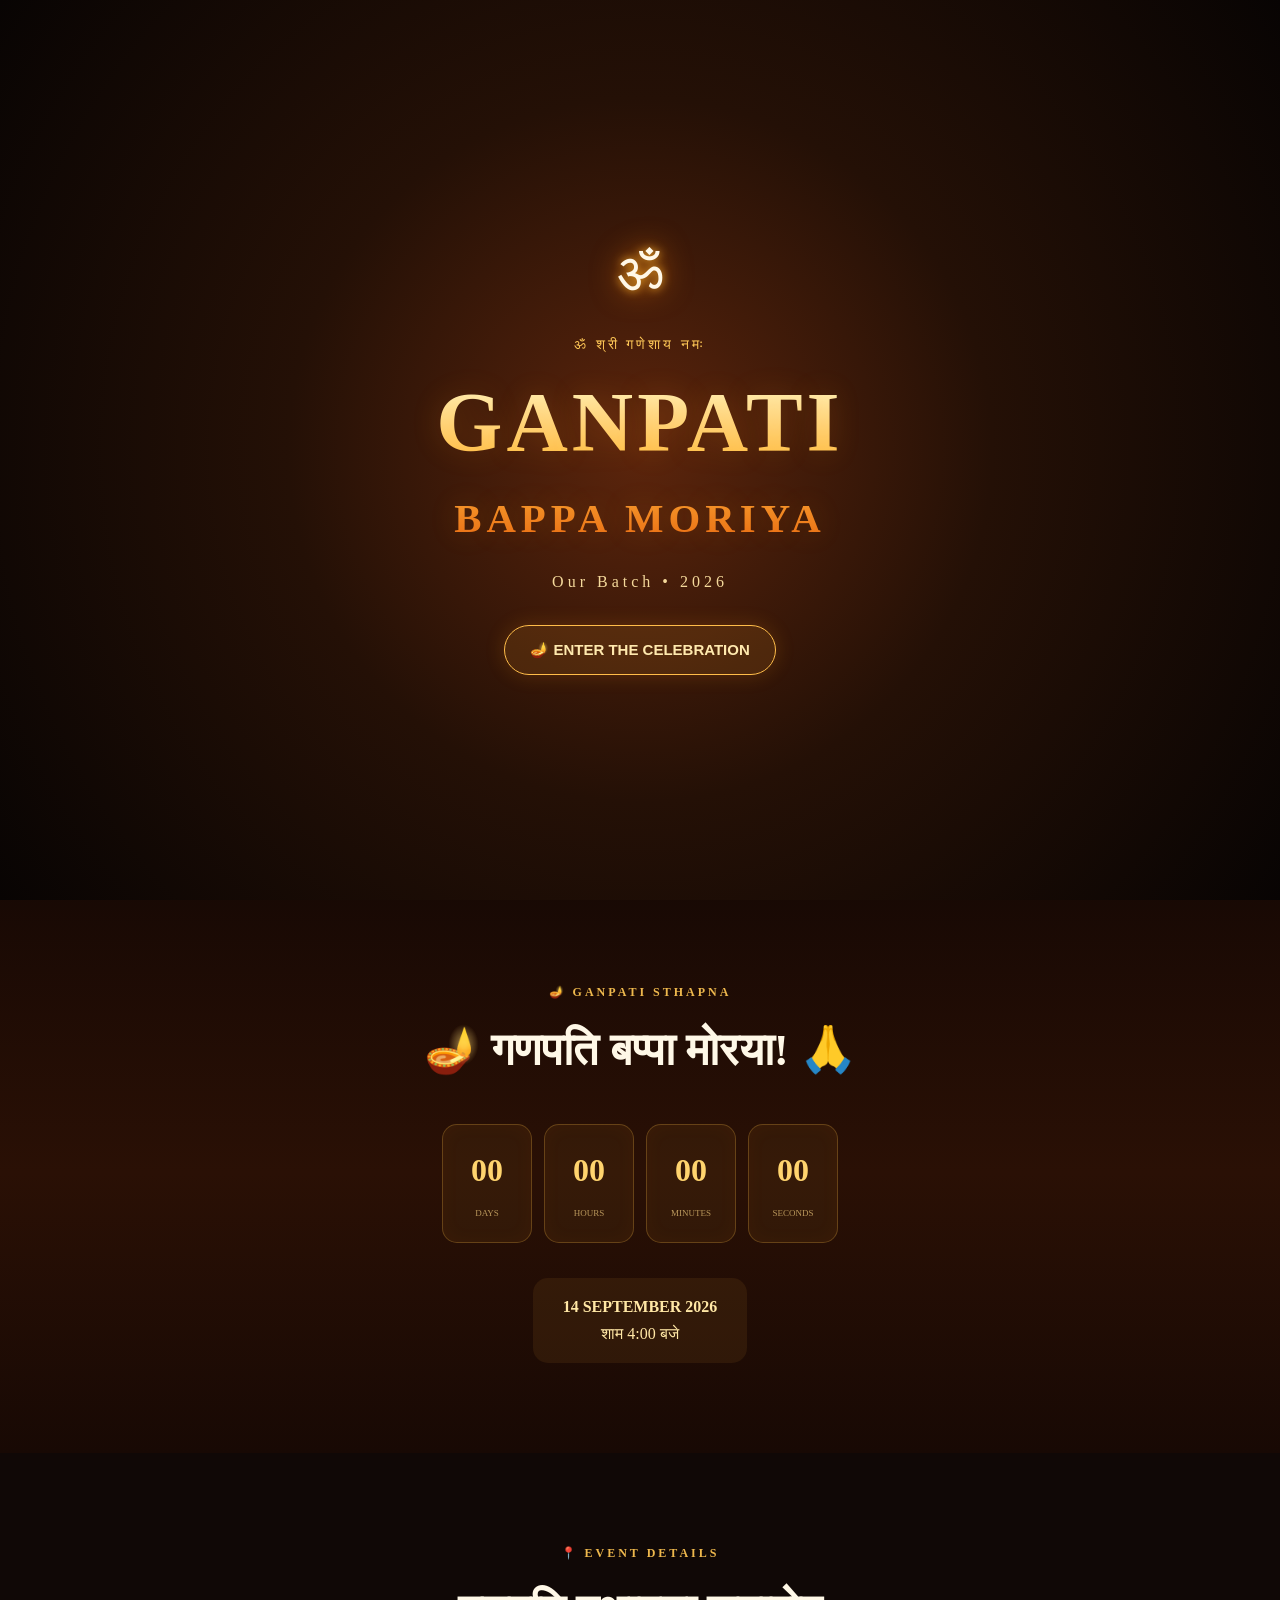
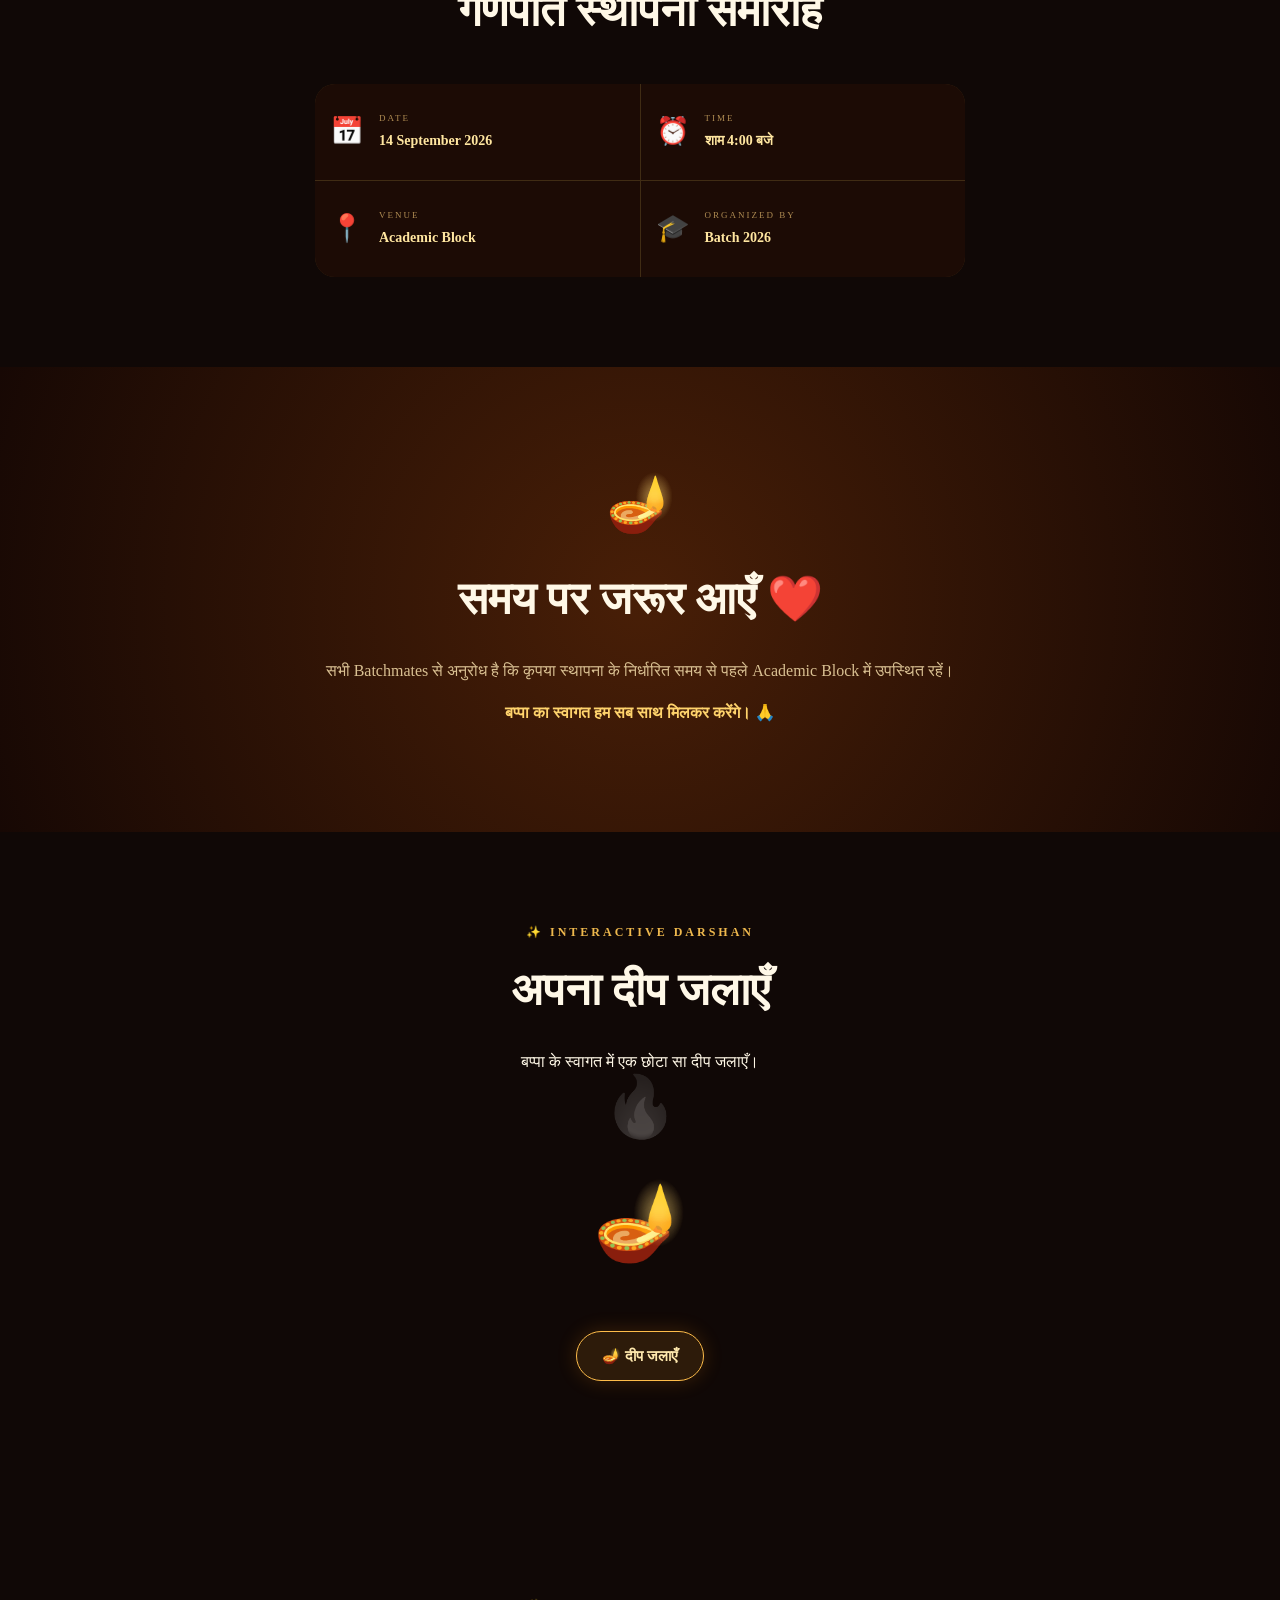
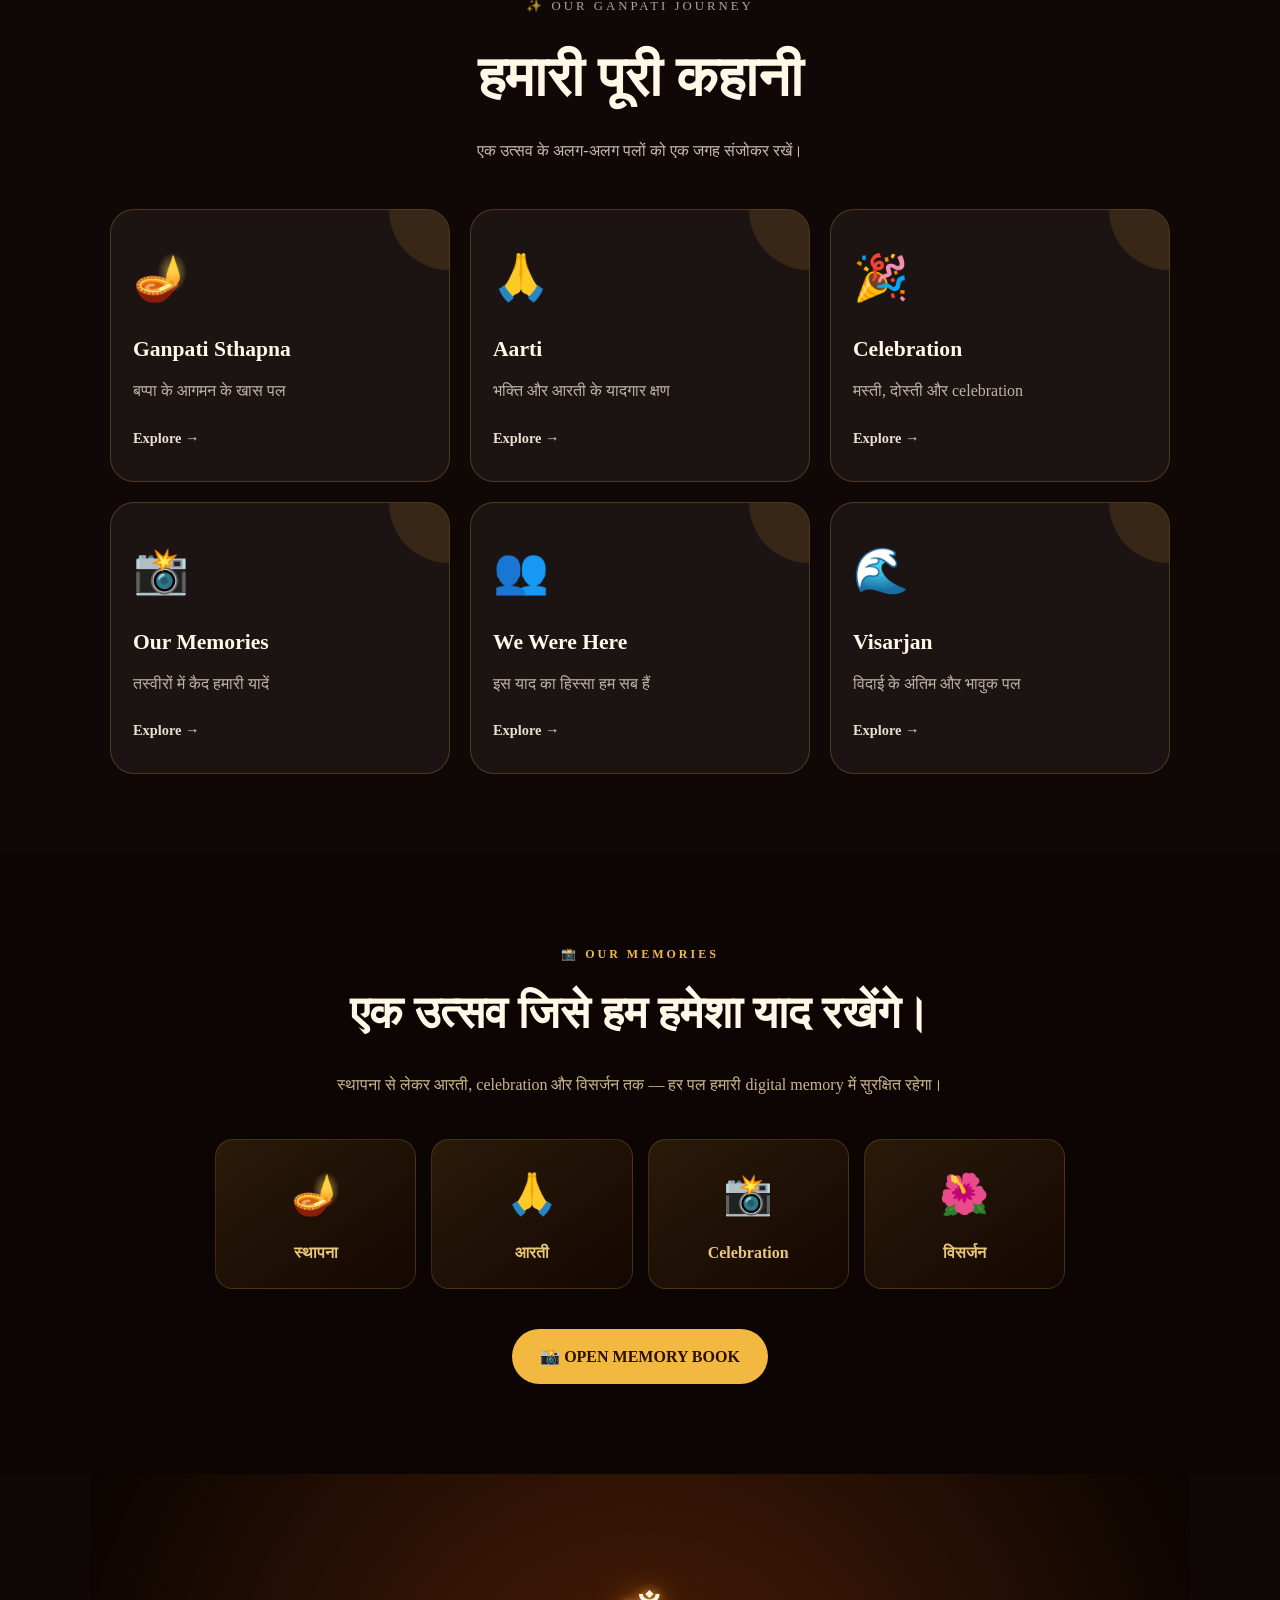
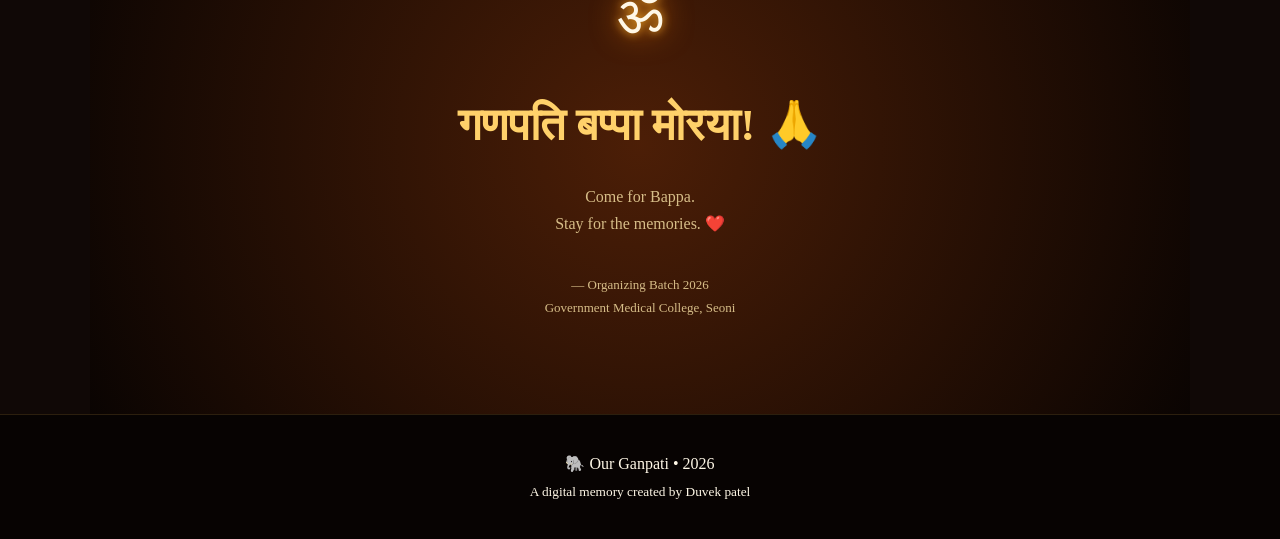
<file: index.html>
<!DOCTYPE html>
<html lang="hi">
<head>
    <meta charset="UTF-8">

    <meta name="viewport"
          content="width=device-width, initial-scale=1.0">

    <meta name="robots"
          content="noindex, nofollow, noarchive">

    <title>GMC Seoni | Ganpati Utsav 2026</title>

    <meta name="description"
          content="Government Medical College Seoni - Ganpati Utsav 2026">

    <link rel="stylesheet" href="css/style.css">
</head>

<body>

    <!-- ================================
         LOADING / WELCOME SCREEN
    ================================= -->

    <div id="welcome-screen">

        <div class="welcome-content">

            <div class="om-symbol">ॐ</div>

            <p class="welcome-small">
                ॐ श्री गणेशाय नमः
            </p>

            <h1>
                GANPATI<br>
                <span>BAPPA MORIYA</span>
            </h1>

            <p class="welcome-subtitle">
                Our Batch • 2026
            </p>

            <button id="enterBtn">
                🪔 ENTER THE CELEBRATION
            </button>

        </div>

    </div>


    <!-- ================================
         MAIN WEBSITE
    ================================= -->

    <main id="main-content">

        <!-- HEADER -->

        <header class="site-header">

            <div class="brand">
                <span>🐘</span>

                <div>
                    <strong>OUR GANPATI</strong>
                    <small>GMC SEONI • 2026</small>
                </div>
            </div>

            <button class="menu-btn" id="menuBtn">
                ☰
            </button>

        </header>


        <!-- ================================
             HERO
        ================================= -->

        <section class="hero">

            <div class="hero-glow"></div>

            <div class="ganpati-symbol">
                🐘
            </div>

            <p class="hero-top">
                GOVERNMENT MEDICAL COLLEGE, SEONI
            </p>

            <h1>
                GANPATI
                <span>UTSAV 2026</span>
            </h1>

            <p class="hero-message">
                एक उत्सव...<br>
                एक साथ...<br>
                और हजारों यादें। ❤️
            </p>

            <div class="hero-badge">
                <span>ORGANIZING BATCH</span>
                <strong>2026</strong>
            </div>

        </section>


        <!-- ================================
             COUNTDOWN
        ================================= -->

        <section class="countdown-section">

            <p class="section-label">
                🪔 GANPATI STHAPNA
            </p>

            <h2>
                Bappa is coming...
            </h2>

            <div id="countdown">

                <div class="time-box">
                    <strong id="days">00</strong>
                    <span>DAYS</span>
                </div>

                <div class="time-box">
                    <strong id="hours">00</strong>
                    <span>HOURS</span>
                </div>

                <div class="time-box">
                    <strong id="minutes">00</strong>
                    <span>MINUTES</span>
                </div>

                <div class="time-box">
                    <strong id="seconds">00</strong>
                    <span>SECONDS</span>
                </div>

            </div>

            <div class="event-date">

                <strong>
                    14 SEPTEMBER 2026
                </strong>

                <span>
                    शाम 4:00 बजे
                </span>

            </div>

        </section>


        <!-- ================================
             EVENT DETAILS
        ================================= -->

        <section class="event-section">

            <p class="section-label">
                📍 EVENT DETAILS
            </p>

            <h2>
                गणपति स्थापना समारोह
            </h2>

            <div class="event-card">

                <div class="event-item">
                    <span>📅</span>
                    <div>
                        <small>DATE</small>
                        <strong>14 September 2026</strong>
                    </div>
                </div>

                <div class="event-item">
                    <span>⏰</span>
                    <div>
                        <small>TIME</small>
                        <strong>शाम 4:00 बजे</strong>
                    </div>
                </div>

                <div class="event-item">
                    <span>📍</span>
                    <div>
                        <small>VENUE</small>
                        <strong>Academic Block</strong>
                    </div>
                </div>

                <div class="event-item">
                    <span>🎓</span>
                    <div>
                        <small>ORGANIZED BY</small>
                        <strong>Batch 2026</strong>
                    </div>
                </div>

            </div>

        </section>


        <!-- ================================
             ON TIME MESSAGE
        ================================= -->

        <section class="ontime-section">

            <div class="diya-icon">
                🪔
            </div>

            <h2>
                समय पर जरूर आएँ ❤️
            </h2>

            <p>
                सभी Batchmates से अनुरोध है कि
                कृपया स्थापना के निर्धारित समय से
                पहले Academic Block में उपस्थित रहें।
            </p>

            <p class="highlight-text">
                बप्पा का स्वागत हम सब
                साथ मिलकर करेंगे। 🙏
            </p>

        </section>


        <!-- ================================
             DIGITAL DIYA
        ================================= -->

        <section class="interactive-section">

            <p class="section-label">
                ✨ INTERACTIVE DARSHAN
            </p>

            <h2>
                अपना दीप जलाएँ
            </h2>

            <p>
                बप्पा के स्वागत में एक छोटा सा
                दीप जलाएँ।
            </p>

            <div class="digital-diya" id="diya">

                <div class="flame" id="flame">
                    🔥
                </div>

                <div class="diya-body">
                    🪔
                </div>

            </div>

            <button id="lightDiyaBtn">
                🪔 दीप जलाएँ
            </button>

            <p id="diyaMessage"></p>

        </section>

        <section class="explore-section">

    <div class="section-heading">
        <span>✨ OUR GANPATI JOURNEY</span>
        <h2>हमारी पूरी कहानी</h2>
        <p>
            एक उत्सव के अलग-अलग पलों को एक जगह संजोकर रखें।
        </p>
    </div>

    <div class="explore-grid">

        <a href="pages/sthapna.html" class="explore-card">
            <div class="explore-icon">🪔</div>
            <h3>Ganpati Sthapna</h3>
            <p>बप्पा के आगमन के खास पल</p>
            <span>Explore →</span>
        </a>

        <a href="pages/aarti.html" class="explore-card">
            <div class="explore-icon">🙏</div>
            <h3>Aarti</h3>
            <p>भक्ति और आरती के यादगार क्षण</p>
            <span>Explore →</span>
        </a>

        <a href="pages/celebration.html" class="explore-card">
            <div class="explore-icon">🎉</div>
            <h3>Celebration</h3>
            <p>मस्ती, दोस्ती और celebration</p>
            <span>Explore →</span>
        </a>

        <a href="pages/memories.html" class="explore-card">
            <div class="explore-icon">📸</div>
            <h3>Our Memories</h3>
            <p>तस्वीरों में कैद हमारी यादें</p>
            <span>Explore →</span>
        </a>

        <a href="pages/participants.html" class="explore-card">
            <div class="explore-icon">👥</div>
            <h3>We Were Here</h3>
            <p>इस याद का हिस्सा हम सब हैं</p>
            <span>Explore →</span>
        </a>

        <a href="pages/visarjan.html" class="explore-card">
            <div class="explore-icon">🌊</div>
            <h3>Visarjan</h3>
            <p>विदाई के अंतिम और भावुक पल</p>
            <span>Explore →</span>
        </a>

    </div>

        </section>
        
        <!-- ================================
             MEMORY PREVIEW
        ================================= -->

        <section class="memory-section">

            <p class="section-label">
                📸 OUR MEMORIES
            </p>

            <h2>
                एक उत्सव जिसे हम
                हमेशा याद रखेंगे।
            </h2>

            <p>
                स्थापना से लेकर आरती,
                celebration और विसर्जन तक —
                हर पल हमारी digital memory में
                सुरक्षित रहेगा।
            </p>

            <div class="memory-grid">

                <div class="memory-card">
                    <span>🪔</span>
                    <strong>स्थापना</strong>
                </div>

                <div class="memory-card">
                    <span>🙏</span>
                    <strong>आरती</strong>
                </div>

                <div class="memory-card">
                    <span>📸</span>
                    <strong>Celebration</strong>
                </div>

                <div class="memory-card">
                    <span>🌺</span>
                    <strong>विसर्जन</strong>
                </div>

            </div>

            <a href="pages/memories.html"
               class="primary-btn">

                📸 OPEN MEMORY BOOK

            </a>

        </section>


        <!-- ================================
             FINAL MESSAGE
        ================================= -->

        <section class="final-section">

            <div class="om-symbol">
                ॐ
            </div>

            <h2>
                गणपति बप्पा मोरया! 🙏
            </h2>

            <p>
                Come for Bappa.<br>
                Stay for the memories. ❤️
            </p>

            <p class="batch-signature">
                — Organizing Batch 2026<br>
                Government Medical College, Seoni
            </p>

        </section>


        <!-- FOOTER -->

        <footer>

            <p>
                🐘 Our Ganpati • 2026
            </p>

            <small>
                A digital memory created by Duvek patel 
            </small>

        </footer>

    </main>


    <!-- JAVASCRIPT -->

    <script src="js/script.js"></script>

</body>
</html>
</file>
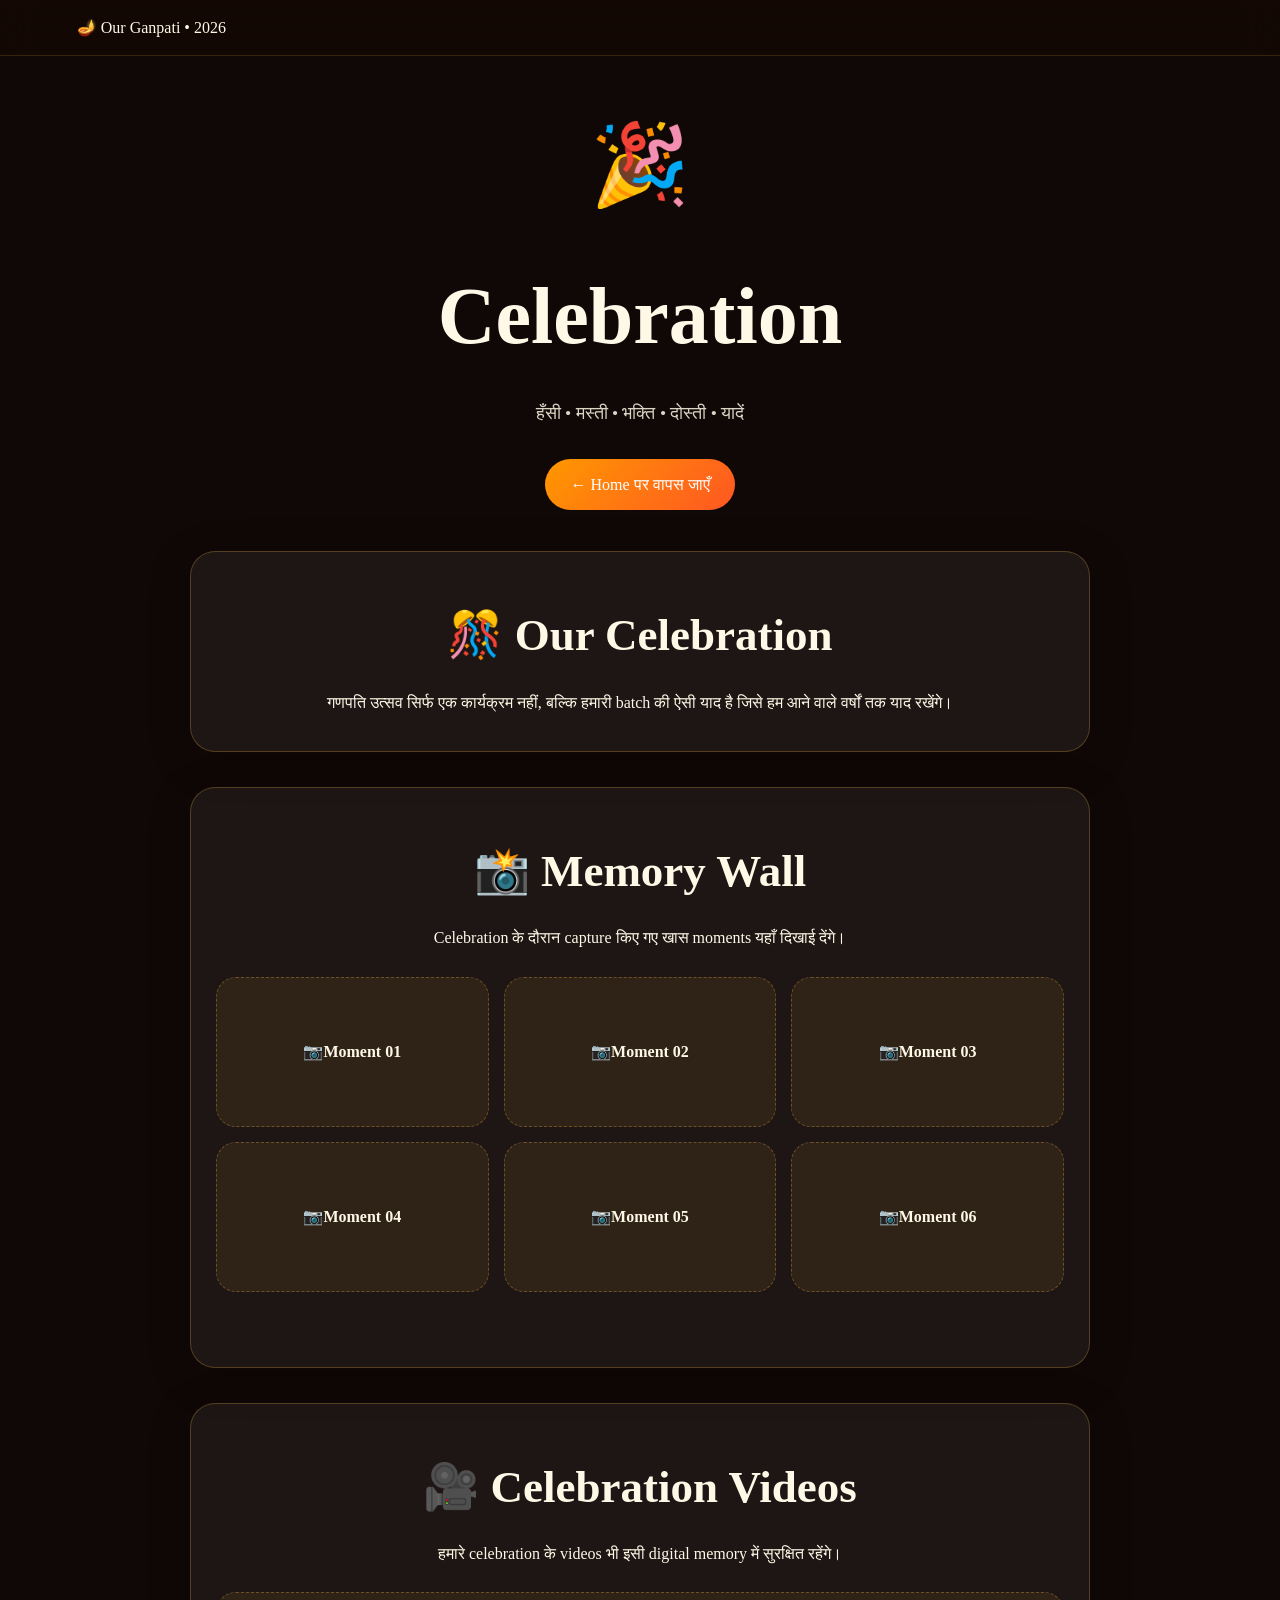
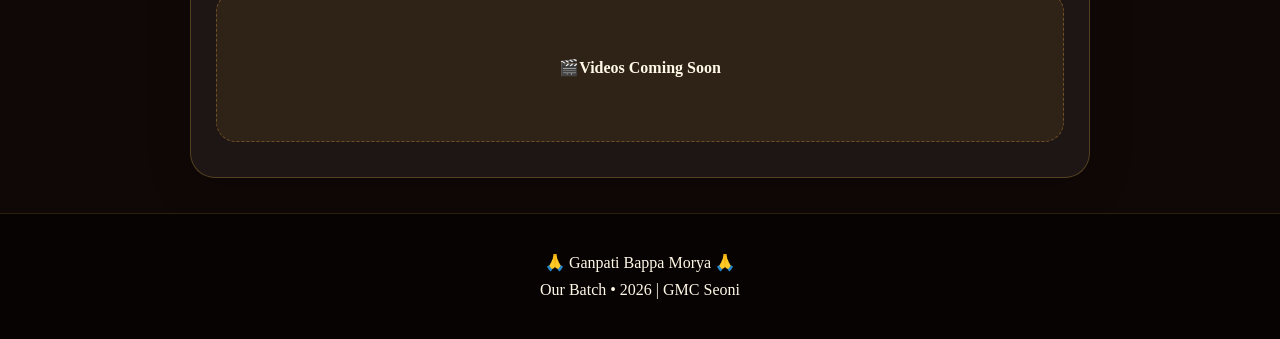
<file: pages/celebration.html>
<!DOCTYPE html>
<html lang="hi">
<head>
    <meta charset="UTF-8">
    <meta name="viewport" content="width=device-width, initial-scale=1.0">

    <meta name="robots" content="noindex, nofollow, noarchive">

    <title>Celebration | GMC Seoni Ganpati 2026</title>

    <link rel="stylesheet" href="../css/style.css">

    <style>
        .celebration-hero {
            min-height: 55vh;
            display: flex;
            align-items: center;
            justify-content: center;
            text-align: center;
            padding: 40px 20px;
        }

        .celebration-icon {
            font-size: 5rem;
            animation: heroFloat 3s ease-in-out infinite;
        }

        .celebration-hero h1 {
            font-size: clamp(2.3rem, 8vw, 5rem);
            margin: 15px 0;
        }

        .celebration-hero p {
            font-size: 1.1rem;
            opacity: 0.85;
        }

        .celebration-card {
            max-width: 900px;
            margin: 0 auto 35px;
            padding: 35px 25px;
            text-align: center;
            border-radius: 25px;
            background: rgba(255,255,255,0.06);
            border: 1px solid rgba(255,190,80,0.25);
            box-shadow: 0 10px 40px rgba(0,0,0,0.25);
        }

        .celebration-card h2 {
            margin-bottom: 15px;
        }

        .memory-grid {
            display: grid;
            grid-template-columns: repeat(3, 1fr);
            gap: 15px;
            margin-top: 25px;
        }

        .memory-box {
            min-height: 150px;
            display: flex;
            align-items: center;
            justify-content: center;
            padding: 20px;
            border-radius: 20px;
            background: rgba(255,180,50,0.08);
            border: 1px dashed rgba(255,190,80,0.3);
        }

        .back-btn {
            display: inline-block;
            margin-top: 30px;
            padding: 12px 25px;
            border-radius: 30px;
            text-decoration: none;
            color: white;
            background: linear-gradient(135deg, #ff9800, #ff5722);
        }

        @media (max-width: 650px) {
            .memory-grid {
                grid-template-columns: 1fr;
            }
        }
    </style>
</head>

<body>

<header class="site-header">
    <div class="logo-area">
        🪔 <span>Our Ganpati • 2026</span>
    </div>
</header>

<main>

    <section class="celebration-hero">
        <div>

            <div class="celebration-icon">🎉</div>

            <h1>Celebration</h1>

            <p>
                हँसी • मस्ती • भक्ति • दोस्ती • यादें
            </p>

            <a href="../index.html" class="back-btn">
                ← Home पर वापस जाएँ
            </a>

        </div>
    </section>


    <section class="celebration-card">

        <h2>🎊 Our Celebration</h2>

        <p>
            गणपति उत्सव सिर्फ एक कार्यक्रम नहीं,
            बल्कि हमारी batch की ऐसी याद है
            जिसे हम आने वाले वर्षों तक याद रखेंगे।
        </p>

    </section>


    <section class="celebration-card">

        <h2>📸 Memory Wall</h2>

        <p>
            Celebration के दौरान capture किए गए
            खास moments यहाँ दिखाई देंगे।
        </p>

        <div class="memory-grid">

            <div class="memory-box">
                📷<br>
                <strong>Moment 01</strong>
            </div>

            <div class="memory-box">
                📷<br>
                <strong>Moment 02</strong>
            </div>

            <div class="memory-box">
                📷<br>
                <strong>Moment 03</strong>
            </div>

            <div class="memory-box">
                📷<br>
                <strong>Moment 04</strong>
            </div>

            <div class="memory-box">
                📷<br>
                <strong>Moment 05</strong>
            </div>

            <div class="memory-box">
                📷<br>
                <strong>Moment 06</strong>
            </div>

        </div>

    </section>


    <section class="celebration-card">

        <h2>🎥 Celebration Videos</h2>

        <p>
            हमारे celebration के videos भी
            इसी digital memory में सुरक्षित रहेंगे।
        </p>

        <div class="memory-box" style="margin-top:25px;">
            🎬 <strong>Videos Coming Soon</strong>
        </div>

    </section>

</main>


<footer>
    <p>🙏 Ganpati Bappa Morya 🙏</p>
    <p>Our Batch • 2026 | GMC Seoni</p>
</footer>

</body>
</html>
</file>
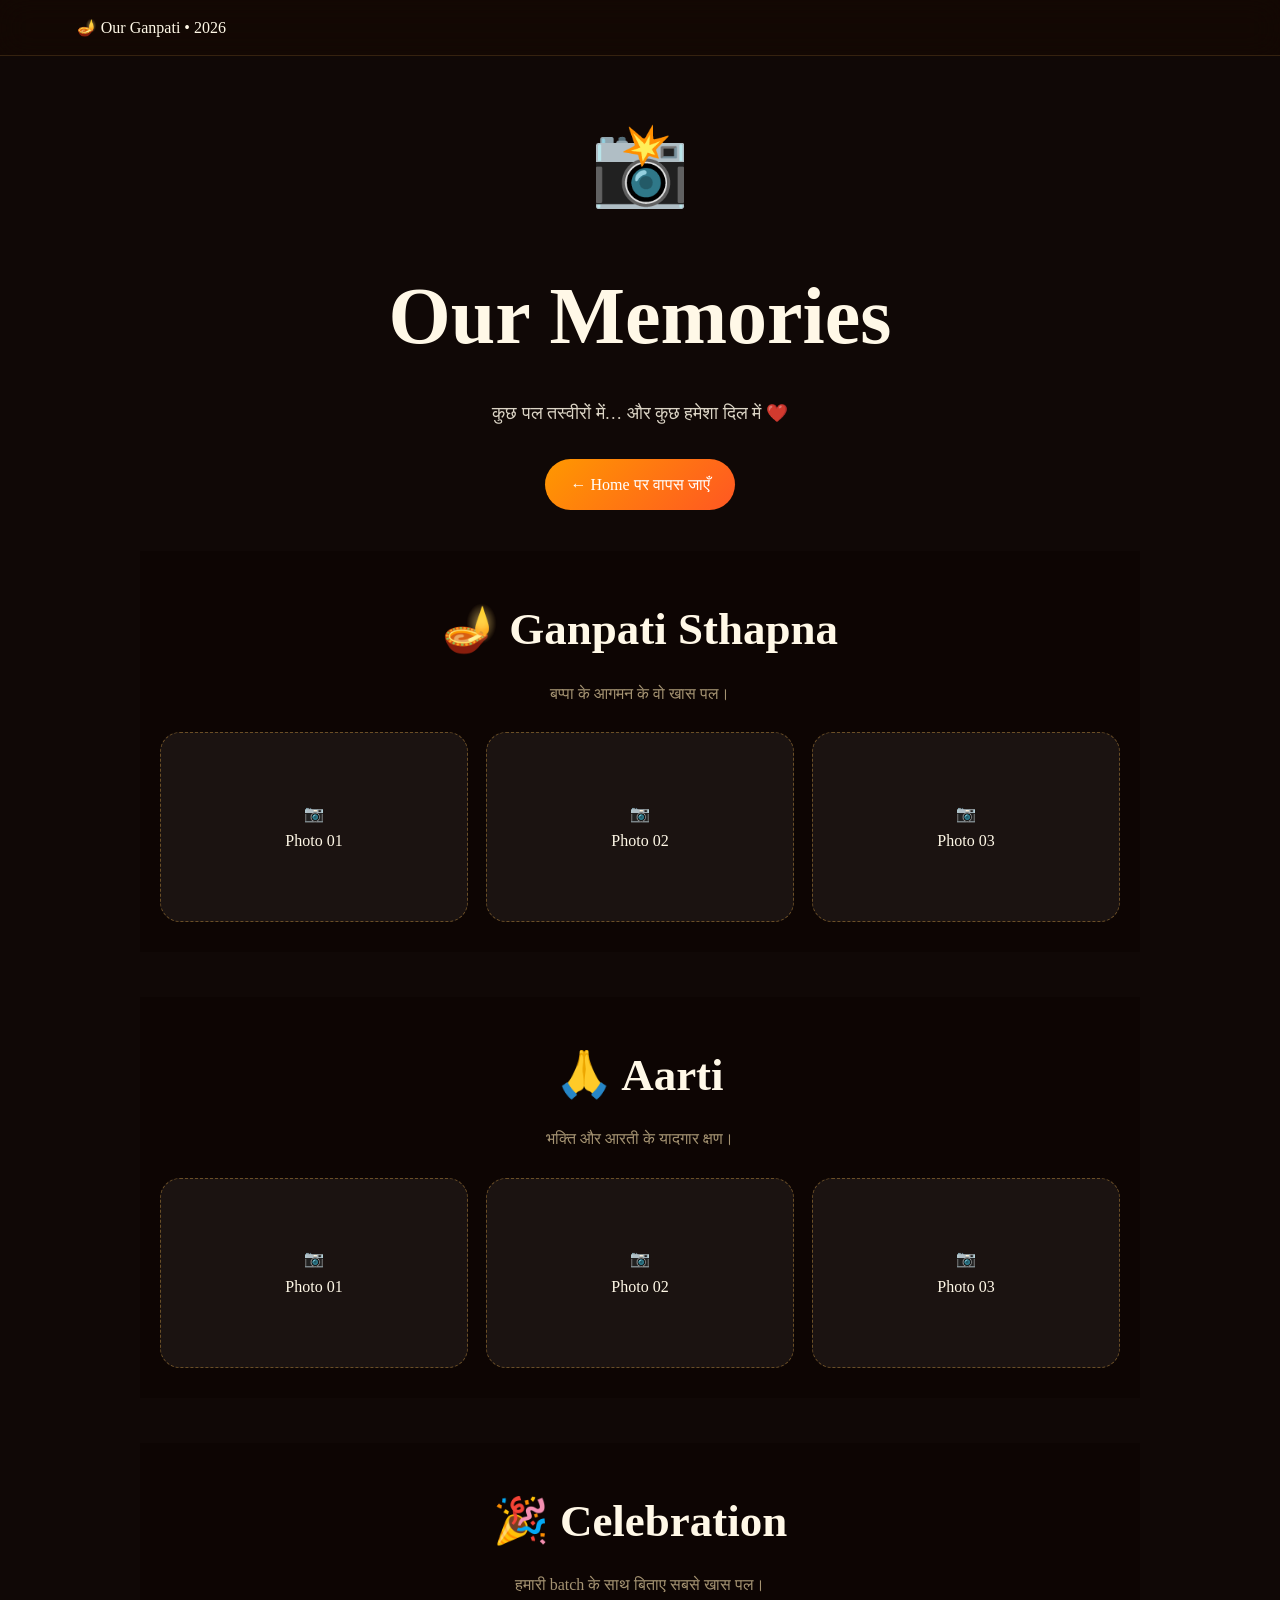
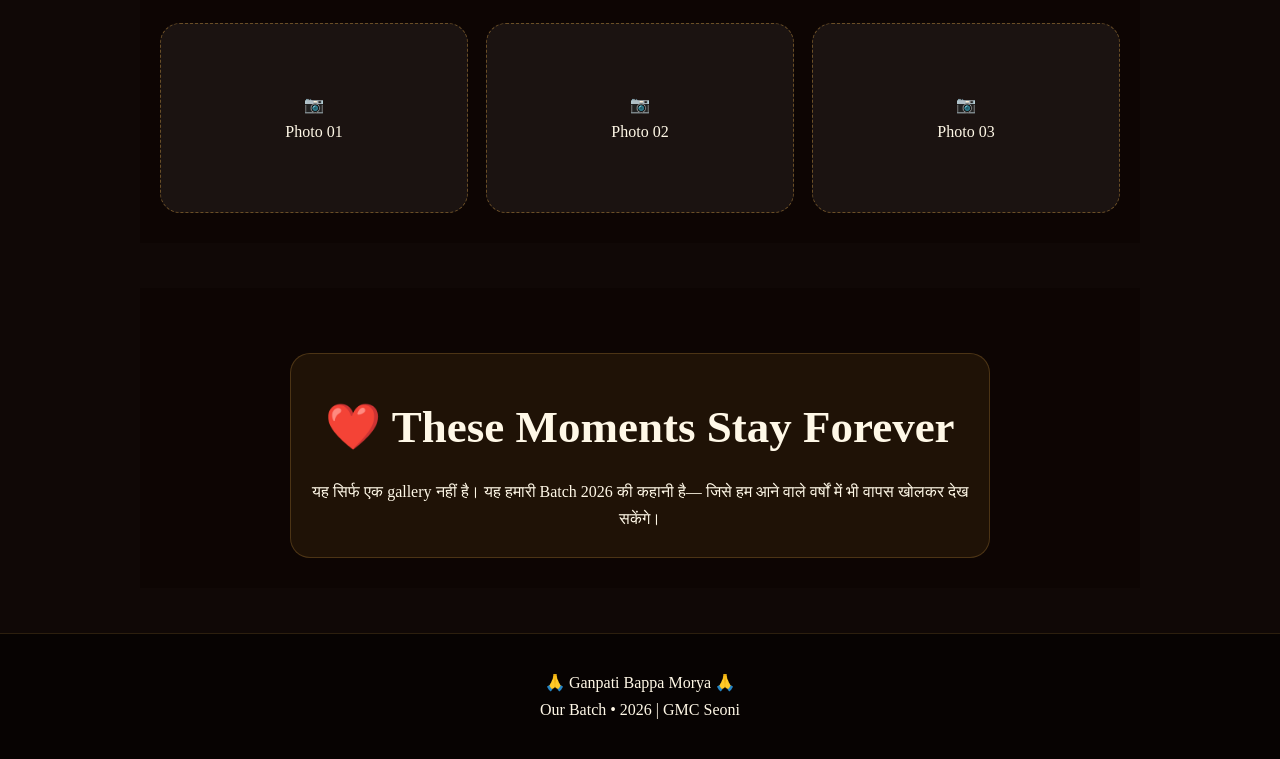
<file: pages/memories.html>
<!DOCTYPE html>
<html lang="hi">
<head>
    <meta charset="UTF-8">
    <meta name="viewport" content="width=device-width, initial-scale=1.0">

    <meta name="robots" content="noindex, nofollow, noarchive">

    <title>Memories | Our Ganpati 2026</title>

    <link rel="stylesheet" href="../css/style.css">

    <style>
        .memory-hero {
            min-height: 55vh;
            display: flex;
            align-items: center;
            justify-content: center;
            text-align: center;
            padding: 40px 20px;
        }

        .memory-icon {
            font-size: 5rem;
            animation: heroFloat 3s ease-in-out infinite;
        }

        .memory-hero h1 {
            font-size: clamp(2.3rem, 8vw, 5rem);
            margin: 15px 0;
        }

        .memory-hero p {
            font-size: 1.1rem;
            opacity: 0.85;
        }

        .memory-section {
            max-width: 1000px;
            margin: 0 auto 45px;
            padding: 30px 20px;
            text-align: center;
        }

        .memory-section h2 {
            margin-bottom: 12px;
        }

        .memory-section > p {
            opacity: 0.8;
        }

        .gallery {
            display: grid;
            grid-template-columns: repeat(3, 1fr);
            gap: 18px;
            margin-top: 25px;
        }

        .gallery-item {
            min-height: 190px;
            display: flex;
            align-items: center;
            justify-content: center;
            border-radius: 20px;
            background: rgba(255,255,255,0.06);
            border: 1px dashed rgba(255,190,80,0.35);
            transition: transform 0.3s ease;
        }

        .gallery-item:hover {
            transform: translateY(-5px);
        }

        .memory-note {
            max-width: 700px;
            margin: 35px auto 0;
            padding: 25px 20px;
            border-radius: 20px;
            background: rgba(255,180,50,0.08);
            border: 1px solid rgba(255,190,80,0.2);
        }

        .back-btn {
            display: inline-block;
            margin-top: 30px;
            padding: 12px 25px;
            border-radius: 30px;
            text-decoration: none;
            color: white;
            background: linear-gradient(135deg, #ff9800, #ff5722);
        }

        @media (max-width: 700px) {
            .gallery {
                grid-template-columns: repeat(2, 1fr);
            }
        }

        @media (max-width: 450px) {
            .gallery {
                grid-template-columns: 1fr;
            }
        }
    </style>
</head>

<body>

<header class="site-header">
    <div class="logo-area">
        🪔 <span>Our Ganpati • 2026</span>
    </div>
</header>

<main>

    <section class="memory-hero">
        <div>

            <div class="memory-icon">📸</div>

            <h1>Our Memories</h1>

            <p>
                कुछ पल तस्वीरों में… और कुछ हमेशा दिल में ❤️
            </p>

            <a href="../index.html" class="back-btn">
                ← Home पर वापस जाएँ
            </a>

        </div>
    </section>


    <section class="memory-section">

        <h2>🪔 Ganpati Sthapna</h2>

        <p>
            बप्पा के आगमन के वो खास पल।
        </p>

        <div class="gallery">

            <div class="gallery-item">📷<br>Photo 01</div>
            <div class="gallery-item">📷<br>Photo 02</div>
            <div class="gallery-item">📷<br>Photo 03</div>

        </div>

    </section>


    <section class="memory-section">

        <h2>🙏 Aarti</h2>

        <p>
            भक्ति और आरती के यादगार क्षण।
        </p>

        <div class="gallery">

            <div class="gallery-item">📷<br>Photo 01</div>
            <div class="gallery-item">📷<br>Photo 02</div>
            <div class="gallery-item">📷<br>Photo 03</div>

        </div>

    </section>


    <section class="memory-section">

        <h2>🎉 Celebration</h2>

        <p>
            हमारी batch के साथ बिताए सबसे खास पल।
        </p>

        <div class="gallery">

            <div class="gallery-item">📷<br>Photo 01</div>
            <div class="gallery-item">📷<br>Photo 02</div>
            <div class="gallery-item">📷<br>Photo 03</div>

        </div>

    </section>


    <section class="memory-section">

        <div class="memory-note">

            <h2>❤️ These Moments Stay Forever</h2>

            <p>
                यह सिर्फ एक gallery नहीं है।
                यह हमारी Batch 2026 की कहानी है—
                जिसे हम आने वाले वर्षों में भी
                वापस खोलकर देख सकेंगे।
            </p>

        </div>

    </section>

</main>


<footer>
    <p>🙏 Ganpati Bappa Morya 🙏</p>
    <p>Our Batch • 2026 | GMC Seoni</p>
</footer>

</body>
</html>
</file>
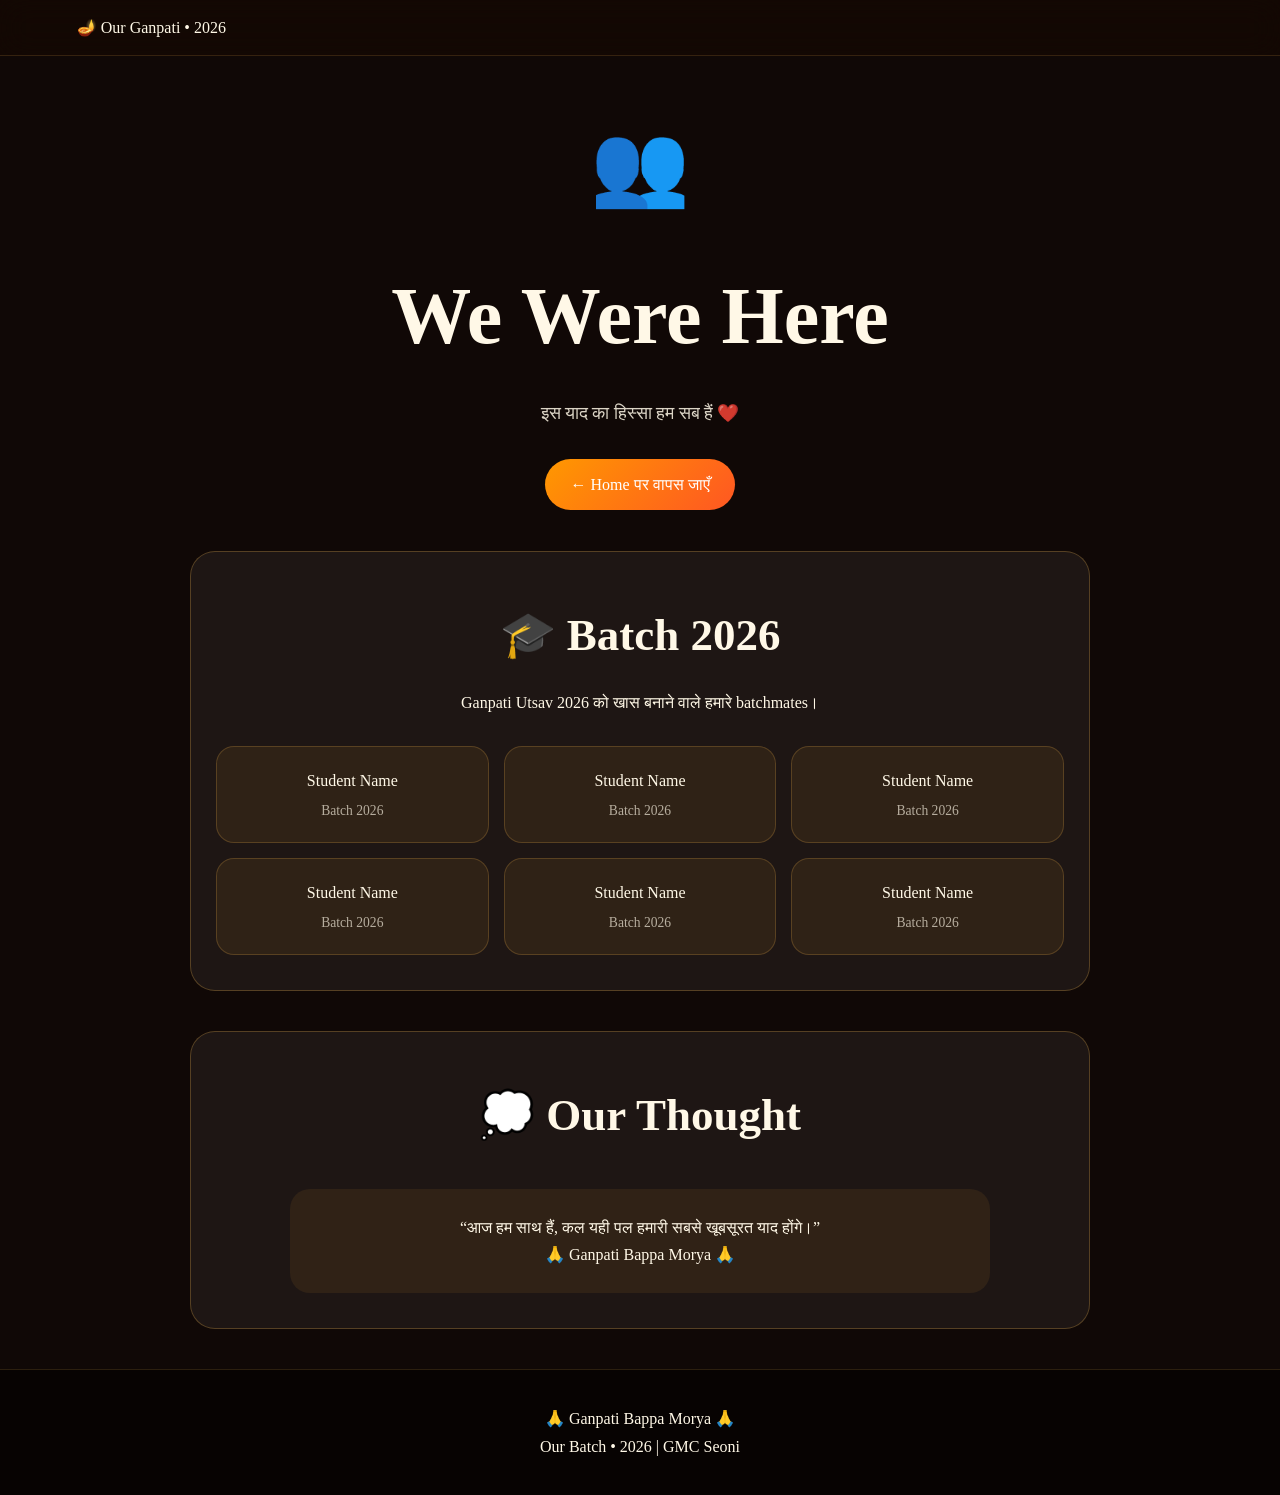
<file: pages/participants.html>
<!DOCTYPE html>
<html lang="hi">
<head>
    <meta charset="UTF-8">
    <meta name="viewport" content="width=device-width, initial-scale=1.0">

    <meta name="robots" content="noindex, nofollow, noarchive">

    <title>We Were Here | Ganpati Utsav 2026</title>

    <link rel="stylesheet" href="../css/style.css">

    <style>
        .participants-hero {
            min-height: 55vh;
            display: flex;
            align-items: center;
            justify-content: center;
            text-align: center;
            padding: 40px 20px;
        }

        .participants-icon {
            font-size: 5rem;
            animation: heroFloat 3s ease-in-out infinite;
        }

        .participants-hero h1 {
            font-size: clamp(2.3rem, 8vw, 5rem);
            margin: 15px 0;
        }

        .participants-hero p {
            font-size: 1.1rem;
            opacity: 0.85;
        }

        .participants-card {
            max-width: 900px;
            margin: 0 auto 40px;
            padding: 35px 25px;
            text-align: center;
            border-radius: 25px;
            background: rgba(255,255,255,0.06);
            border: 1px solid rgba(255,190,80,0.25);
        }

        .participants-card h2 {
            margin-bottom: 15px;
        }

        .name-grid {
            display: grid;
            grid-template-columns: repeat(3, 1fr);
            gap: 15px;
            margin-top: 30px;
        }

        .name-box {
            padding: 20px 10px;
            border-radius: 18px;
            background: rgba(255,180,50,0.08);
            border: 1px solid rgba(255,190,80,0.2);
        }

        .name-box span {
            display: block;
            font-size: 0.85rem;
            opacity: 0.65;
            margin-top: 5px;
        }

        .quote-box {
            max-width: 700px;
            margin: 35px auto 0;
            padding: 25px 20px;
            border-radius: 20px;
            background: rgba(255,180,50,0.08);
        }

        .back-btn {
            display: inline-block;
            margin-top: 30px;
            padding: 12px 25px;
            border-radius: 30px;
            text-decoration: none;
            color: white;
            background: linear-gradient(135deg, #ff9800, #ff5722);
        }

        @media (max-width: 700px) {
            .name-grid {
                grid-template-columns: repeat(2, 1fr);
            }
        }

        @media (max-width: 450px) {
            .name-grid {
                grid-template-columns: 1fr;
            }
        }
    </style>
</head>

<body>

<header class="site-header">
    <div class="logo-area">
        🪔 <span>Our Ganpati • 2026</span>
    </div>
</header>

<main>

    <section class="participants-hero">
        <div>

            <div class="participants-icon">👥</div>

            <h1>We Were Here</h1>

            <p>
                इस याद का हिस्सा हम सब हैं ❤️
            </p>

            <a href="../index.html" class="back-btn">
                ← Home पर वापस जाएँ
            </a>

        </div>
    </section>


    <section class="participants-card">

        <h2>🎓 Batch 2026</h2>

        <p>
            Ganpati Utsav 2026 को खास बनाने वाले
            हमारे batchmates।
        </p>

        <div class="name-grid">

            <div class="name-box">
                Student Name
                <span>Batch 2026</span>
            </div>

            <div class="name-box">
                Student Name
                <span>Batch 2026</span>
            </div>

            <div class="name-box">
                Student Name
                <span>Batch 2026</span>
            </div>

            <div class="name-box">
                Student Name
                <span>Batch 2026</span>
            </div>

            <div class="name-box">
                Student Name
                <span>Batch 2026</span>
            </div>

            <div class="name-box">
                Student Name
                <span>Batch 2026</span>
            </div>

        </div>

    </section>


    <section class="participants-card">

        <h2>💭 Our Thought</h2>

        <div class="quote-box">

            <p>
                “आज हम साथ हैं,
                कल यही पल हमारी सबसे खूबसूरत याद होंगे।”
            </p>

            <p>🙏 Ganpati Bappa Morya 🙏</p>

        </div>

    </section>

</main>


<footer>
    <p>🙏 Ganpati Bappa Morya 🙏</p>
    <p>Our Batch • 2026 | GMC Seoni</p>
</footer>

</body>
</html>
</file>
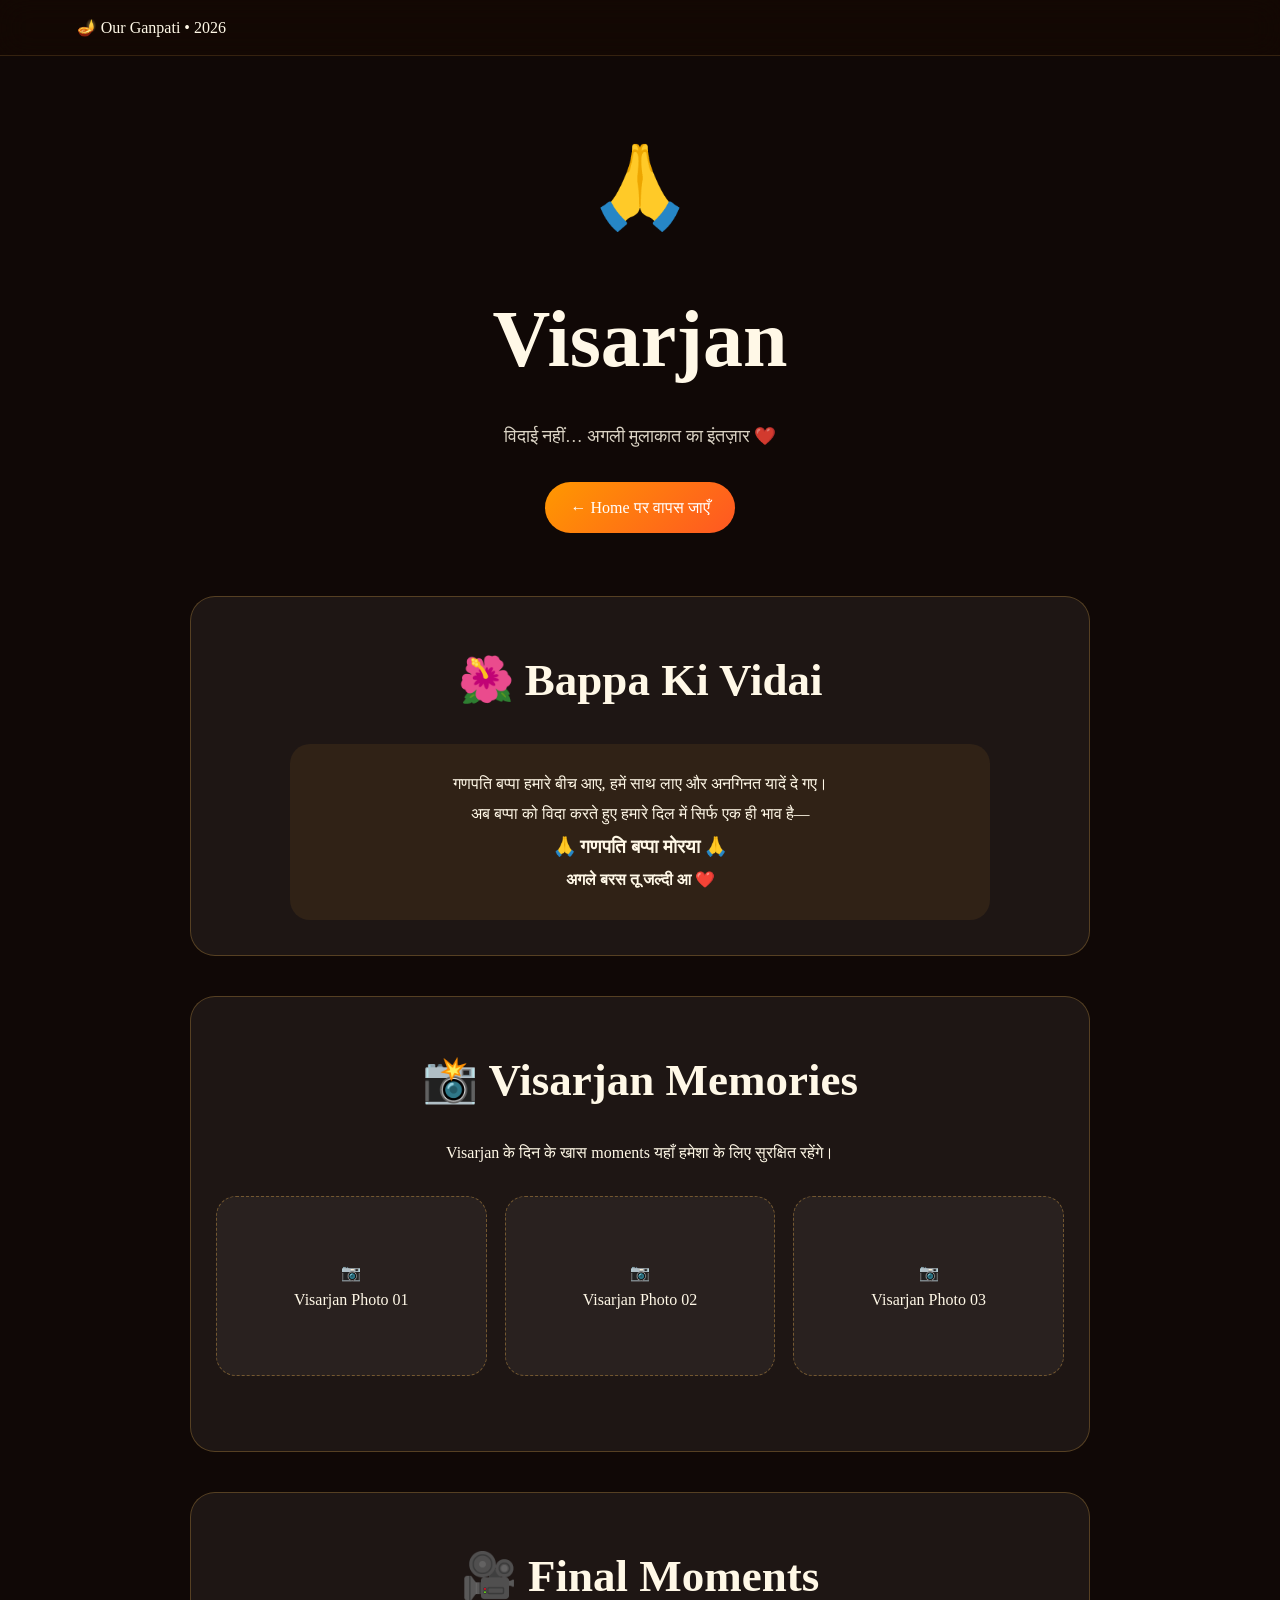
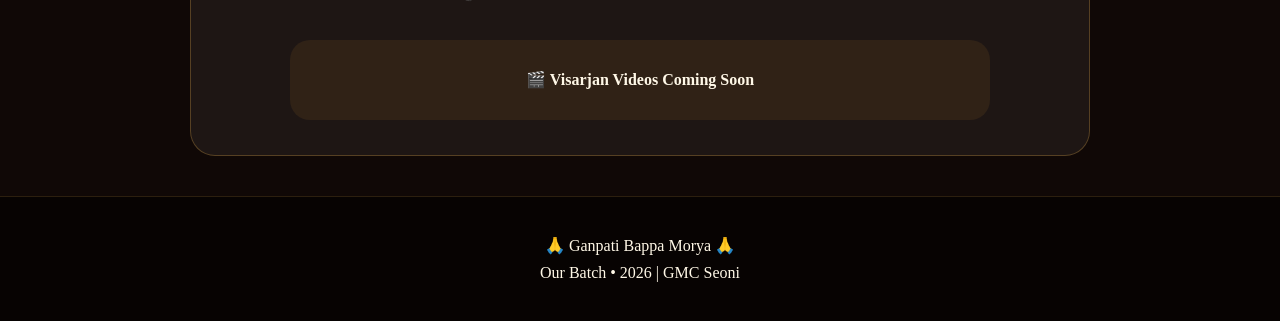
<file: pages/visarjan.html>
<!DOCTYPE html>
<html lang="hi">
<head>
    <meta charset="UTF-8">
    <meta name="viewport" content="width=device-width, initial-scale=1.0">

    <meta name="robots" content="noindex, nofollow, noarchive">

    <title>Visarjan | Our Ganpati 2026</title>

    <link rel="stylesheet" href="../css/style.css">

    <style>
        .visarjan-hero {
            min-height: 60vh;
            display: flex;
            align-items: center;
            justify-content: center;
            text-align: center;
            padding: 40px 20px;
        }

        .visarjan-icon {
            font-size: 5rem;
            animation: heroFloat 3s ease-in-out infinite;
        }

        .visarjan-hero h1 {
            font-size: clamp(2.3rem, 8vw, 5rem);
            margin: 15px 0;
        }

        .visarjan-hero p {
            font-size: 1.1rem;
            opacity: 0.85;
        }

        .visarjan-card {
            max-width: 900px;
            margin: 0 auto 40px;
            padding: 35px 25px;
            text-align: center;
            border-radius: 25px;
            background: rgba(255,255,255,0.06);
            border: 1px solid rgba(255,190,80,0.25);
        }

        .visarjan-message {
            max-width: 700px;
            margin: 25px auto 0;
            padding: 25px 20px;
            border-radius: 20px;
            background: rgba(255,180,50,0.08);
            line-height: 1.9;
        }

        .memory-grid {
            display: grid;
            grid-template-columns: repeat(3, 1fr);
            gap: 18px;
            margin-top: 30px;
        }

        .memory-box {
            min-height: 180px;
            display: flex;
            align-items: center;
            justify-content: center;
            border-radius: 20px;
            background: rgba(255,255,255,0.05);
            border: 1px dashed rgba(255,190,80,0.35);
        }

        .back-btn {
            display: inline-block;
            margin-top: 30px;
            padding: 12px 25px;
            border-radius: 30px;
            text-decoration: none;
            color: white;
            background: linear-gradient(135deg, #ff9800, #ff5722);
        }

        @media (max-width: 700px) {
            .memory-grid {
                grid-template-columns: 1fr;
            }
        }
    </style>
</head>

<body>

<header class="site-header">
    <div class="logo-area">
        🪔 <span>Our Ganpati • 2026</span>
    </div>
</header>

<main>

    <section class="visarjan-hero">
        <div>

            <div class="visarjan-icon">🙏</div>

            <h1>Visarjan</h1>

            <p>
                विदाई नहीं… अगली मुलाकात का इंतज़ार ❤️
            </p>

            <a href="../index.html" class="back-btn">
                ← Home पर वापस जाएँ
            </a>

        </div>
    </section>


    <section class="visarjan-card">

        <h2>🌺 Bappa Ki Vidai</h2>

        <div class="visarjan-message">

            <p>
                गणपति बप्पा हमारे बीच आए,
                हमें साथ लाए और अनगिनत यादें दे गए।
            </p>

            <p>
                अब बप्पा को विदा करते हुए
                हमारे दिल में सिर्फ एक ही भाव है—
            </p>

            <h3>
                🙏 गणपति बप्पा मोरया 🙏
            </h3>

            <p>
                <strong>अगले बरस तू जल्दी आ ❤️</strong>
            </p>

        </div>

    </section>


    <section class="visarjan-card">

        <h2>📸 Visarjan Memories</h2>

        <p>
            Visarjan के दिन के खास moments
            यहाँ हमेशा के लिए सुरक्षित रहेंगे।
        </p>

        <div class="memory-grid">

            <div class="memory-box">
                📷<br>
                Visarjan Photo 01
            </div>

            <div class="memory-box">
                📷<br>
                Visarjan Photo 02
            </div>

            <div class="memory-box">
                📷<br>
                Visarjan Photo 03
            </div>

        </div>

    </section>


    <section class="visarjan-card">

        <h2>🎥 Final Moments</h2>

        <div class="visarjan-message">
            🎬 <strong>Visarjan Videos Coming Soon</strong>
        </div>

    </section>

</main>


<footer>
    <p>🙏 Ganpati Bappa Morya 🙏</p>
    <p>Our Batch • 2026 | GMC Seoni</p>
</footer>

</body>
</html>
</file>
<file: css/style.css>
/* =========================================
   OUR GANPATI — GMC SEONI 2026
   PROFESSIONAL FESTIVAL DESIGN
========================================= */

* {
    margin: 0;
    padding: 0;
    box-sizing: border-box;
}

html {
    scroll-behavior: smooth;
}

body {
    font-family: Georgia, "Noto Serif Devanagari", serif;
    background: #100806;
    color: #fff8e7;
    line-height: 1.7;
    overflow-x: hidden;
}


/* =========================================
   WELCOME SCREEN
========================================= */

#welcome-screen {
    position: fixed;
    inset: 0;
    z-index: 9999;

    display: flex;
    align-items: center;
    justify-content: center;

    text-align: center;

    background:
        radial-gradient(
            circle at center,
            #5c250c 0%,
            #241006 45%,
            #080403 100%
        );

    transition:
        opacity 1s ease,
        visibility 1s ease;
}

#welcome-screen.hide {
    opacity: 0;
    visibility: hidden;
    pointer-events: none;
}

.welcome-content {
    width: min(90%, 600px);
    animation: welcomeAppear 1.8s ease;
}

.om-symbol {
    font-size: 55px;
    margin-bottom: 15px;

    text-shadow:
        0 0 10px #ffb52e,
        0 0 30px #ff7a00;

    animation: omGlow 2s infinite alternate;
}

.welcome-small {
    color: #ffc857;
    letter-spacing: 3px;
    font-size: 14px;
}

.welcome-content h1 {
    margin: 25px 0;

    font-size: clamp(42px, 10vw, 85px);
    line-height: 0.95;

    letter-spacing: 4px;

    background: linear-gradient(
        180deg,
        #fff4bd,
        #ffbd42,
        #e96b13
    );

    -webkit-background-clip: text;
    color: transparent;

    text-shadow: 0 0 30px rgba(255, 147, 30, .2);
}

.welcome-content h1 span {
    font-size: .48em;
    letter-spacing: 5px;
}

.welcome-subtitle {
    color: #f5d99b;
    letter-spacing: 4px;
}

#enterBtn,
#lightDiyaBtn {
    border: 1px solid #ffbd4a;
    background: rgba(255, 166, 42, .12);
    color: #ffe9ae;

    padding: 15px 25px;
    margin-top: 30px;

    border-radius: 50px;
    cursor: pointer;

    font-size: 15px;
    font-weight: bold;

    box-shadow:
        0 0 20px rgba(255, 150, 20, .18);

    transition: .3s;
}

#enterBtn:hover,
#lightDiyaBtn:hover {
    transform: translateY(-3px) scale(1.03);
    background: rgba(255, 166, 42, .25);
    box-shadow:
        0 0 30px rgba(255, 150, 20, .35);
}


/* =========================================
   HEADER
========================================= */

.site-header {
    position: sticky;
    top: 0;
    z-index: 1000;

    display: flex;
    justify-content: space-between;
    align-items: center;

    padding: 14px 6%;

    background: rgba(20, 8, 4, .88);
    backdrop-filter: blur(15px);

    border-bottom: 1px solid rgba(255, 190, 80, .15);
}

.brand {
    display: flex;
    align-items: center;
    gap: 10px;
}

.brand > span {
    font-size: 28px;
}

.brand strong {
    display: block;
    font-size: 15px;
    letter-spacing: 2px;
}

.brand small {
    color: #cda75d;
    font-size: 10px;
    letter-spacing: 1px;
}

.menu-btn {
    background: none;
    border: none;
    color: #ffe8aa;
    font-size: 25px;
}


/* =========================================
   HERO
========================================= */

.hero {
    min-height: 90vh;

    display: flex;
    flex-direction: column;
    justify-content: center;
    align-items: center;

    text-align: center;

    padding: 80px 20px;

    position: relative;
    overflow: hidden;

    background:
        radial-gradient(
            circle at center 40%,
            rgba(173, 69, 12, .45),
            transparent 55%
        );
}

.hero::before,
.hero::after {
    content: "✦";

    position: absolute;

    color: #ffc04b;
    font-size: 30px;

    animation: floating 4s infinite ease-in-out;
}

.hero::before {
    top: 20%;
    left: 12%;
}

.hero::after {
    right: 12%;
    bottom: 25%;
    animation-delay: 1s;
}

.ganpati-symbol {
    width: 145px;
    height: 145px;

    display: flex;
    align-items: center;
    justify-content: center;

    border-radius: 50%;

    font-size: 75px;

    background:
        radial-gradient(
            circle,
            #ffca56,
            #c9510a 65%,
            #401305
        );

    box-shadow:
        0 0 25px rgba(255, 163, 43, .5),
        0 0 80px rgba(255, 90, 10, .25);

    animation:
        heroFloat 4s ease-in-out infinite,
        heroGlow 2s infinite alternate;

    margin-bottom: 30px;
}

.hero-top {
    color: #d9b86b;
    letter-spacing: 2px;
    font-size: 12px;
}

.hero h1 {
    margin: 20px 0;

    font-size: clamp(48px, 12vw, 100px);
    line-height: .9;

    letter-spacing: 5px;

    background:
        linear-gradient(
            180deg,
            #fff5bd,
            #ffc64e,
            #e85c10
        );

    -webkit-background-clip: text;
    color: transparent;
}

.hero h1 span {
    display: block;
    font-size: .45em;
    letter-spacing: 7px;
}

.hero-message {
    color: #efd59d;
    font-size: 20px;
    margin: 20px 0;
}

.hero-badge {
    margin-top: 20px;

    border: 1px solid rgba(255, 190, 70, .4);

    padding: 10px 25px;
    border-radius: 50px;

    background: rgba(255, 180, 50, .07);
}

.hero-badge span {
    font-size: 10px;
    display: block;
    color: #cda75d;
}

.hero-badge strong {
    color: #ffd36b;
    letter-spacing: 4px;
}


/* =========================================
   COMMON SECTIONS
========================================= */

section {
    padding: 90px 6%;
    max-width: 1100px;
    margin: auto;
}

section h2 {
    font-size: clamp(28px, 5vw, 45px);
    margin: 10px 0 20px;
}

.section-label {
    color: #eeb84d;
    letter-spacing: 3px;
    font-size: 12px;
    font-weight: bold;
}


/* =========================================
   COUNTDOWN
========================================= */

.countdown-section {
    text-align: center;

    background:
        linear-gradient(
            180deg,
            #180904,
            #2a1005,
            #180904
        );

    max-width: none;
}

#countdown {
    display: flex;
    justify-content: center;
    flex-wrap: wrap;

    gap: 12px;

    margin: 35px auto;
}

.time-box {
    min-width: 90px;

    padding: 18px 12px;

    border-radius: 15px;

    background: rgba(255, 187, 67, .06);

    border: 1px solid rgba(255, 190, 70, .25);

    box-shadow:
        inset 0 0 20px rgba(255, 150, 30, .04);
}

.time-box strong {
    display: block;

    font-size: 32px;
    color: #ffd46e;
}

.time-box span {
    font-size: 9px;
    color: #b9975b;
}

.event-date {
    display: inline-flex;
    flex-direction: column;

    padding: 15px 30px;

    border-radius: 15px;

    background: rgba(255, 180, 50, .08);

    color: #ffe7a5;
}


/* =========================================
   EVENT CARD
========================================= */

.event-section {
    text-align: center;
}

.event-card {
    max-width: 650px;
    margin: 35px auto 0;

    display: grid;
    grid-template-columns: 1fr 1fr;

    gap: 1px;

    overflow: hidden;
    border-radius: 20px;

    background: rgba(255, 191, 78, .2);
}

.event-item {
    padding: 25px 15px;

    display: flex;
    align-items: center;

    text-align: left;
    gap: 15px;

    background: #1c0b05;
}

.event-item > span {
    font-size: 27px;
}

.event-item small {
    display: block;
    color: #ae8b52;
    font-size: 9px;
    letter-spacing: 2px;
}

.event-item strong {
    font-size: 14px;
    color: #ffe6a0;
}


/* =========================================
   ON TIME
========================================= */

.ontime-section {
    max-width: none;

    text-align: center;

    background:
        radial-gradient(
            circle at center,
            rgba(177, 73, 9, .35),
            #170804
        );
}

.diya-icon {
    font-size: 55px;

    animation:
        diyaGlow 1.5s infinite alternate;
}

.ontime-section p {
    max-width: 650px;
    margin: 15px auto;

    color: #d9c092;
}

.highlight-text {
    color: #ffd36c !important;
    font-weight: bold;
}


/* =========================================
   DIGITAL DIYA
========================================= */

.interactive-section {
    text-align: center;
}

.digital-diya {
    margin: 40px auto 15px;

    width: 150px;
    height: 170px;

    display: flex;
    flex-direction: column;
    align-items: center;
    justify-content: flex-end;

    cursor: pointer;
}

.flame {
    font-size: 60px;

    opacity: .25;

    filter: grayscale(1);

    transition: .5s;
}

.digital-diya.lit .flame {
    opacity: 1;
    filter: none;

    animation:
        flameMove .5s infinite alternate;

    filter:
        drop-shadow(0 0 15px #ffb52b);
}

.diya-body {
    font-size: 75px;
}

#diyaMessage {
    min-height: 30px;
    color: #ffd46e;
    margin-top: 10px;
}


/* =========================================
   MEMORY SECTION
========================================= */

.memory-section {
    max-width: none;
    text-align: center;

    background: #0d0503;
}

.memory-section > p:not(.section-label) {
    max-width: 650px;
    margin: auto;
    color: #cbb78e;
}

.memory-grid {
    max-width: 850px;
    margin: 40px auto;

    display: grid;
    grid-template-columns: repeat(4, 1fr);

    gap: 15px;
}

.memory-card {
    min-height: 150px;

    display: flex;
    flex-direction: column;
    align-items: center;
    justify-content: center;

    border-radius: 18px;

    background:
        linear-gradient(
            145deg,
            rgba(255, 181, 55, .12),
            rgba(255, 110, 15, .03)
        );

    border: 1px solid rgba(255, 187, 67, .18);

    transition: .4s;
}

.memory-card:hover {
    transform: translateY(-8px);

    border-color: rgba(255, 193, 76, .5);

    box-shadow:
        0 15px 40px rgba(0, 0, 0, .4);
}

.memory-card span {
    font-size: 40px;
    margin-bottom: 10px;
}

.memory-card strong {
    color: #eac777;
}

.primary-btn {
    display: inline-block;

    padding: 14px 28px;

    border-radius: 50px;

    color: #2a1003;
    background: #f3b83f;

    text-decoration: none;

    font-weight: bold;

    transition: .3s;
}

.primary-btn:hover {
    transform: scale(1.04);
}


/* =========================================
   FINAL SECTION
========================================= */

.final-section {
    text-align: center;

    min-height: 60vh;

    display: flex;
    flex-direction: column;
    justify-content: center;
    align-items: center;

    background:
        radial-gradient(
            circle,
            rgba(166, 64, 8, .4),
            #0a0402
        );
}

.final-section h2 {
    color: #ffd16a;
}

.final-section p {
    color: #d6bd88;
}

.batch-signature {
    margin-top: 35px;
    font-size: 13px;
    line-height: 1.8;
}


/* =========================================
   FOOTER
========================================= */

footer {
    padding: 35px 20px;

    text-align: center;

    background: #070302;

    border-top: 1px solid rgba(255, 190, 80, .15);
}


/* =========================================
   EXPLORE OUR GANPATI
========================================= */

.explore-section {
    padding: 80px 20px;
    max-width: 1100px;
    margin: auto;
}

.section-heading {
    text-align: center;
    margin-bottom: 45px;
}

.section-heading span {
    font-size: 0.8rem;
    letter-spacing: 3px;
    opacity: 0.65;
}

.section-heading h2 {
    font-size: clamp(2rem, 6vw, 3.5rem);
    margin: 12px 0;
}

.section-heading p {
    opacity: 0.75;
}

.explore-grid {
    display: grid;
    grid-template-columns: repeat(3, 1fr);
    gap: 20px;
}

.explore-card {
    position: relative;
    display: block;

    padding: 30px 22px;
    min-height: 210px;

    border-radius: 24px;

    text-decoration: none;
    color: inherit;

    background: rgba(255,255,255,0.05);
    border: 1px solid rgba(255,190,80,0.22);

    transition:
        transform 0.35s ease,
        box-shadow 0.35s ease,
        border-color 0.35s ease;

    overflow: hidden;
}

.explore-card::before {
    content: "";

    position: absolute;

    width: 120px;
    height: 120px;

    border-radius: 50%;

    top: -60px;
    right: -60px;

    background: rgba(255,170,50,0.12);
}

.explore-card:hover {
    transform: translateY(-8px);

    border-color: rgba(255,190,80,0.55);

    box-shadow:
        0 15px 45px rgba(0,0,0,0.3);
}

.explore-icon {
    font-size: 2.8rem;
    margin-bottom: 15px;
}

.explore-card h3 {
    margin: 5px 0 10px;
    font-size: 1.35rem;
}

.explore-card p {
    margin: 0 0 20px;

    opacity: 0.7;
    line-height: 1.6;
}

.explore-card span {
    font-size: 0.9rem;
    font-weight: bold;
    opacity: 0.9;
}


/* =========================================
   AARTI FULL-SCREEN PHOTO VIEWER
========================================= */

.aarti-lightbox {
    display: none;

    position: fixed;
    inset: 0;

    z-index: 99999;

    background: rgba(0, 0, 0, 0.96);

    align-items: center;
    justify-content: center;

    padding: 20px;
}

.aarti-lightbox img {
    display: block;

    max-width: 90%;
    max-height: 82vh;

    width: auto;
    height: auto;

    object-fit: contain;

    border-radius: 12px;

    box-shadow:
        0 0 35px rgba(255, 180, 50, 0.45);
}

.aarti-close,
.aarti-prev,
.aarti-next {
    position: absolute;

    border: none;

    background: rgba(255, 255, 255, 0.12);

    color: white;

    cursor: pointer;

    z-index: 100000;

    display: flex;
    align-items: center;
    justify-content: center;

    border-radius: 50%;

    transition: .25s;
}

.aarti-close:hover,
.aarti-prev:hover,
.aarti-next:hover {
    background: rgba(255, 180, 50, 0.35);
}

.aarti-close {
    top: 20px;
    right: 20px;

    width: 45px;
    height: 45px;

    font-size: 24px;
}

.aarti-prev,
.aarti-next {
    top: 50%;

    width: 52px;
    height: 52px;

    font-size: 42px;
    line-height: 1;
}

.aarti-prev {
    left: 20px;
    transform: translateY(-50%);
}

.aarti-next {
    right: 20px;
    transform: translateY(-50%);
}

.aarti-counter {
    position: absolute;

    bottom: 25px;
    left: 50%;

    transform: translateX(-50%);

    color: white;

    font-size: 16px;

    background: rgba(0, 0, 0, 0.55);

    padding: 8px 16px;

    border-radius: 20px;
}


/* =========================================
   MOBILE
========================================= */

@media (max-width: 750px) {

    .explore-grid {
        grid-template-columns: repeat(2, 1fr);
    }

    .memory-grid {
        grid-template-columns: repeat(2, 1fr);
    }

    .event-card {
        grid-template-columns: 1fr;
    }
}


@media (max-width: 600px) {

    .aarti-lightbox {
        padding: 10px;
    }

    .aarti-lightbox img {
        max-width: 96%;
        max-height: 78vh;
    }

    .aarti-prev,
    .aarti-next {
        width: 42px;
        height: 42px;

        font-size: 32px;
    }

    .aarti-prev {
        left: 8px;
    }

    .aarti-next {
        right: 8px;
    }

    .aarti-close {
        top: 12px;
        right: 12px;

        width: 40px;
        height: 40px;

        font-size: 20px;
    }
}


@media (max-width: 500px) {

    .explore-section {
        padding: 60px 15px;
    }

    .explore-grid {
        grid-template-columns: 1fr;
    }

    .explore-card {
        min-height: 180px;
    }

    .memory-grid {
        grid-template-columns: 1fr;
    }
}


/* =========================================
   ANIMATIONS
========================================= */

@keyframes welcomeAppear {
    from {
        opacity: 0;
        transform: translateY(25px) scale(.96);
    }

    to {
        opacity: 1;
        transform: translateY(0) scale(1);
    }
}

@keyframes omGlow {
    from {
        text-shadow:
            0 0 10px #ffb52e,
            0 0 25px #ff7a00;
    }

    to {
        text-shadow:
            0 0 20px #ffd45c,
            0 0 50px #ff7a00;
    }
}

@keyframes heroFloat {
    0%, 100% {
        transform: translateY(0);
    }

    50% {
        transform: translateY(-12px);
    }
}

@keyframes heroGlow {
    from {
        box-shadow:
            0 0 25px rgba(255, 163, 43, .5),
            0 0 60px rgba(255, 90, 10, .2);
    }

    to {
        box-shadow:
            0 0 40px rgba(255, 190, 60, .7),
            0 0 100px rgba(255, 90, 10, .35);
    }
}

@keyframes floating {
    0%, 100% {
        transform: translateY(0) rotate(0deg);
    }

    50% {
        transform: translateY(-15px) rotate(10deg);
    }
}

@keyframes diyaGlow {
    from {
        filter: drop-shadow(0 0 5px #ff9d22);
    }

    to {
        filter: drop-shadow(0 0 25px #ffb52b);
    }
}

@keyframes flameMove {
    from {
        transform: scale(1) rotate(-3deg);
    }

    to {
        transform: scale(1.08) rotate(3deg);
    }
}
</file>
